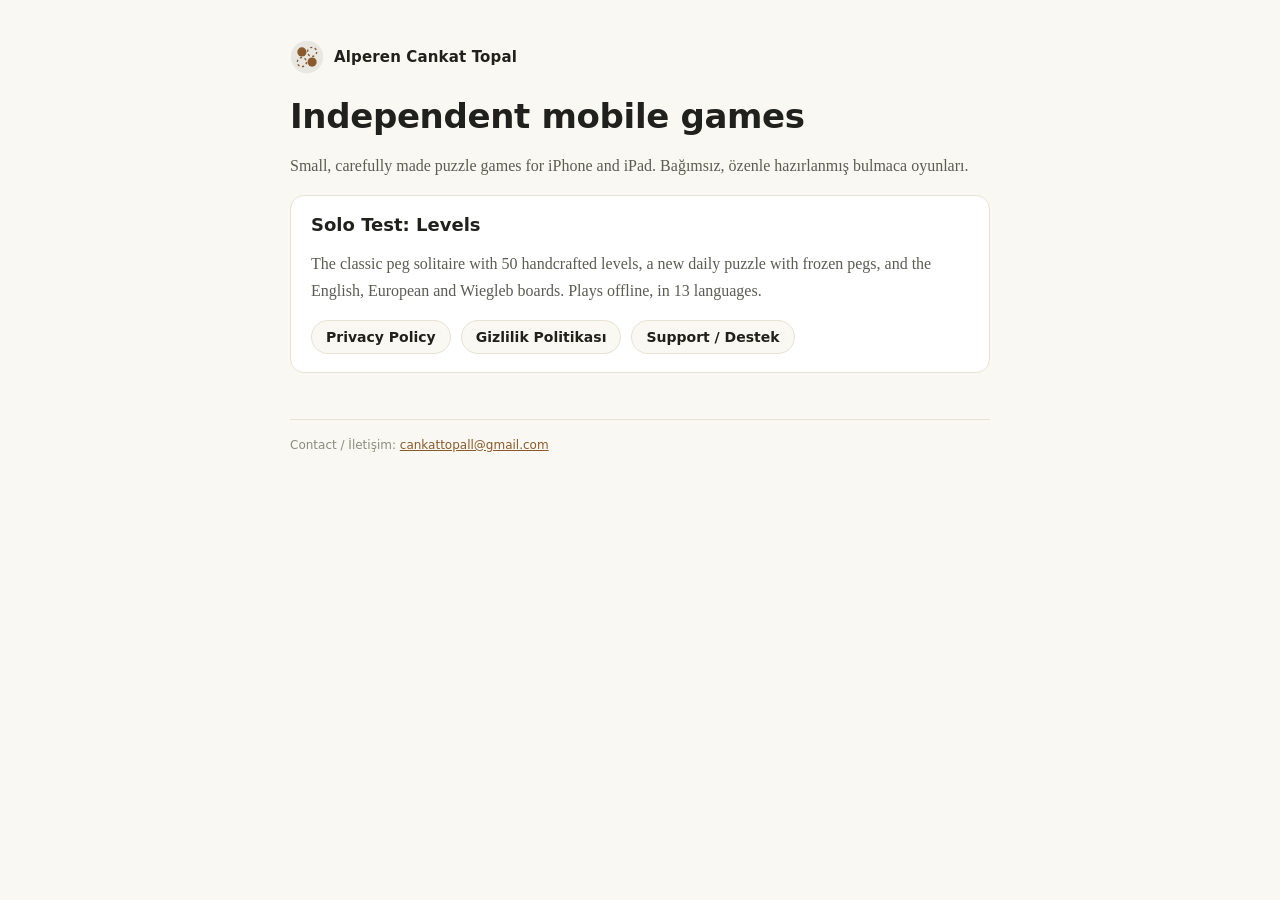
<file: index.html>
<!doctype html>
<html lang="en">
<head>
<meta charset="utf-8">
<meta name="viewport" content="width=device-width,initial-scale=1">
<title>Alperen Cankat Topal — Games</title>
<meta name="description" content="Independent mobile games by Alperen Cankat Topal: Solo Test: Levels, a peg solitaire puzzle game.">
<link rel="stylesheet" href="stil.css">
</head>
<body>
<div class="wrap">
  <div class="mark">
    <svg viewBox="0 0 40 40" fill="none" aria-hidden="true">
      <circle cx="20" cy="20" r="19" fill="currentColor" opacity="0.08"/>
      <circle cx="14" cy="14" r="5.4" fill="#8a5a2b"/>
      <circle cx="26" cy="14" r="5.4" fill="none" stroke="#8a5a2b" stroke-width="1.6" stroke-dasharray="2.6 3"/>
      <circle cx="14" cy="26" r="5.4" fill="none" stroke="#8a5a2b" stroke-width="1.6" stroke-dasharray="2.6 3"/>
      <circle cx="26" cy="26" r="5.4" fill="#8a5a2b"/>
    </svg>
    <span>Alperen Cankat Topal</span>
  </div>

  <h1>Independent mobile games</h1>
  <p class="sub">Small, carefully made puzzle games for iPhone and iPad. Bağımsız, özenle hazırlanmış bulmaca oyunları.</p>

  <div class="card">
    <h3>Solo Test: Levels</h3>
    <p class="sub">The classic peg solitaire with 50 handcrafted levels, a new daily puzzle with frozen pegs, and the English, European and Wiegleb boards. Plays offline, in 13 languages.</p>
    <div class="links">
      <a class="btn" href="privacy.html">Privacy Policy</a>
      <a class="btn" href="privacy.html?lang=tr">Gizlilik Politikası</a>
      <a class="btn" href="support.html">Support / Destek</a>
    </div>
  </div>

  <footer>Contact / İletişim: <a href="mailto:cankattopall@gmail.com">cankattopall@gmail.com</a></footer>
</div>
</body>
</html>
</file>
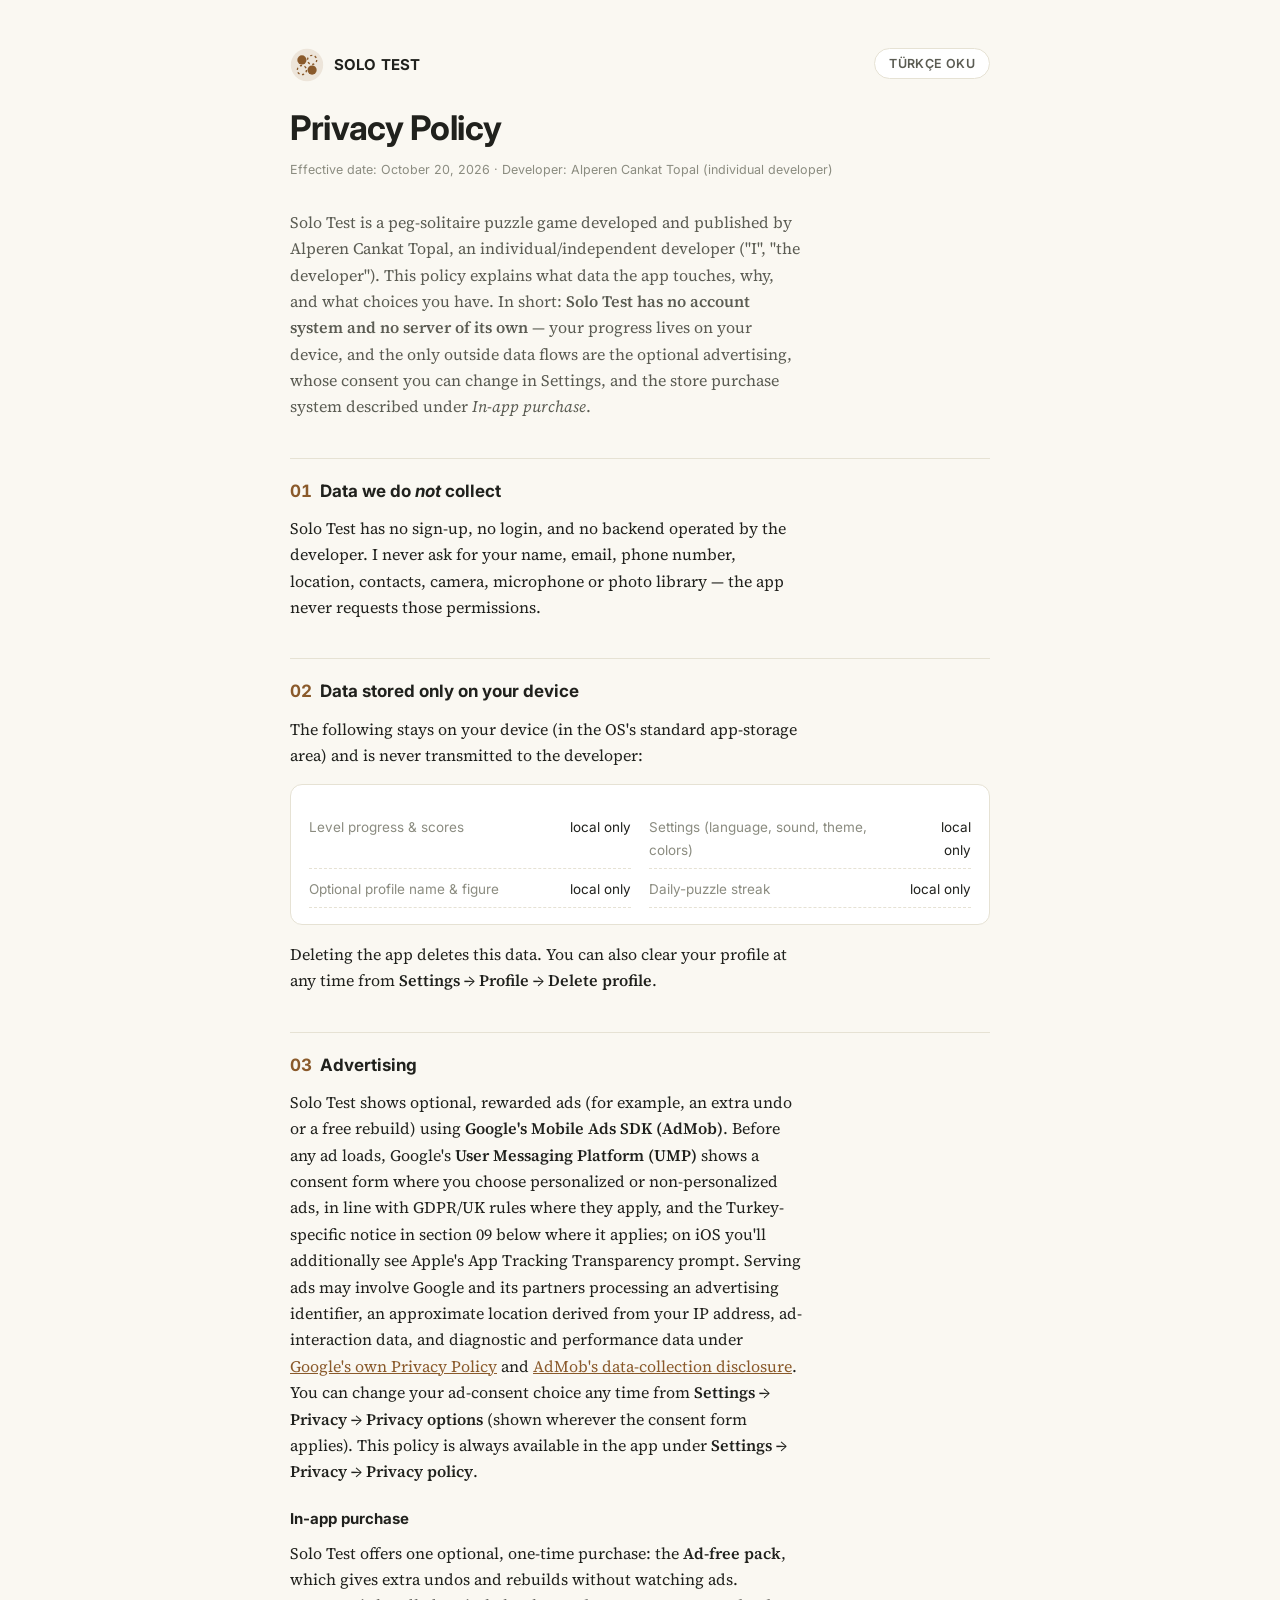
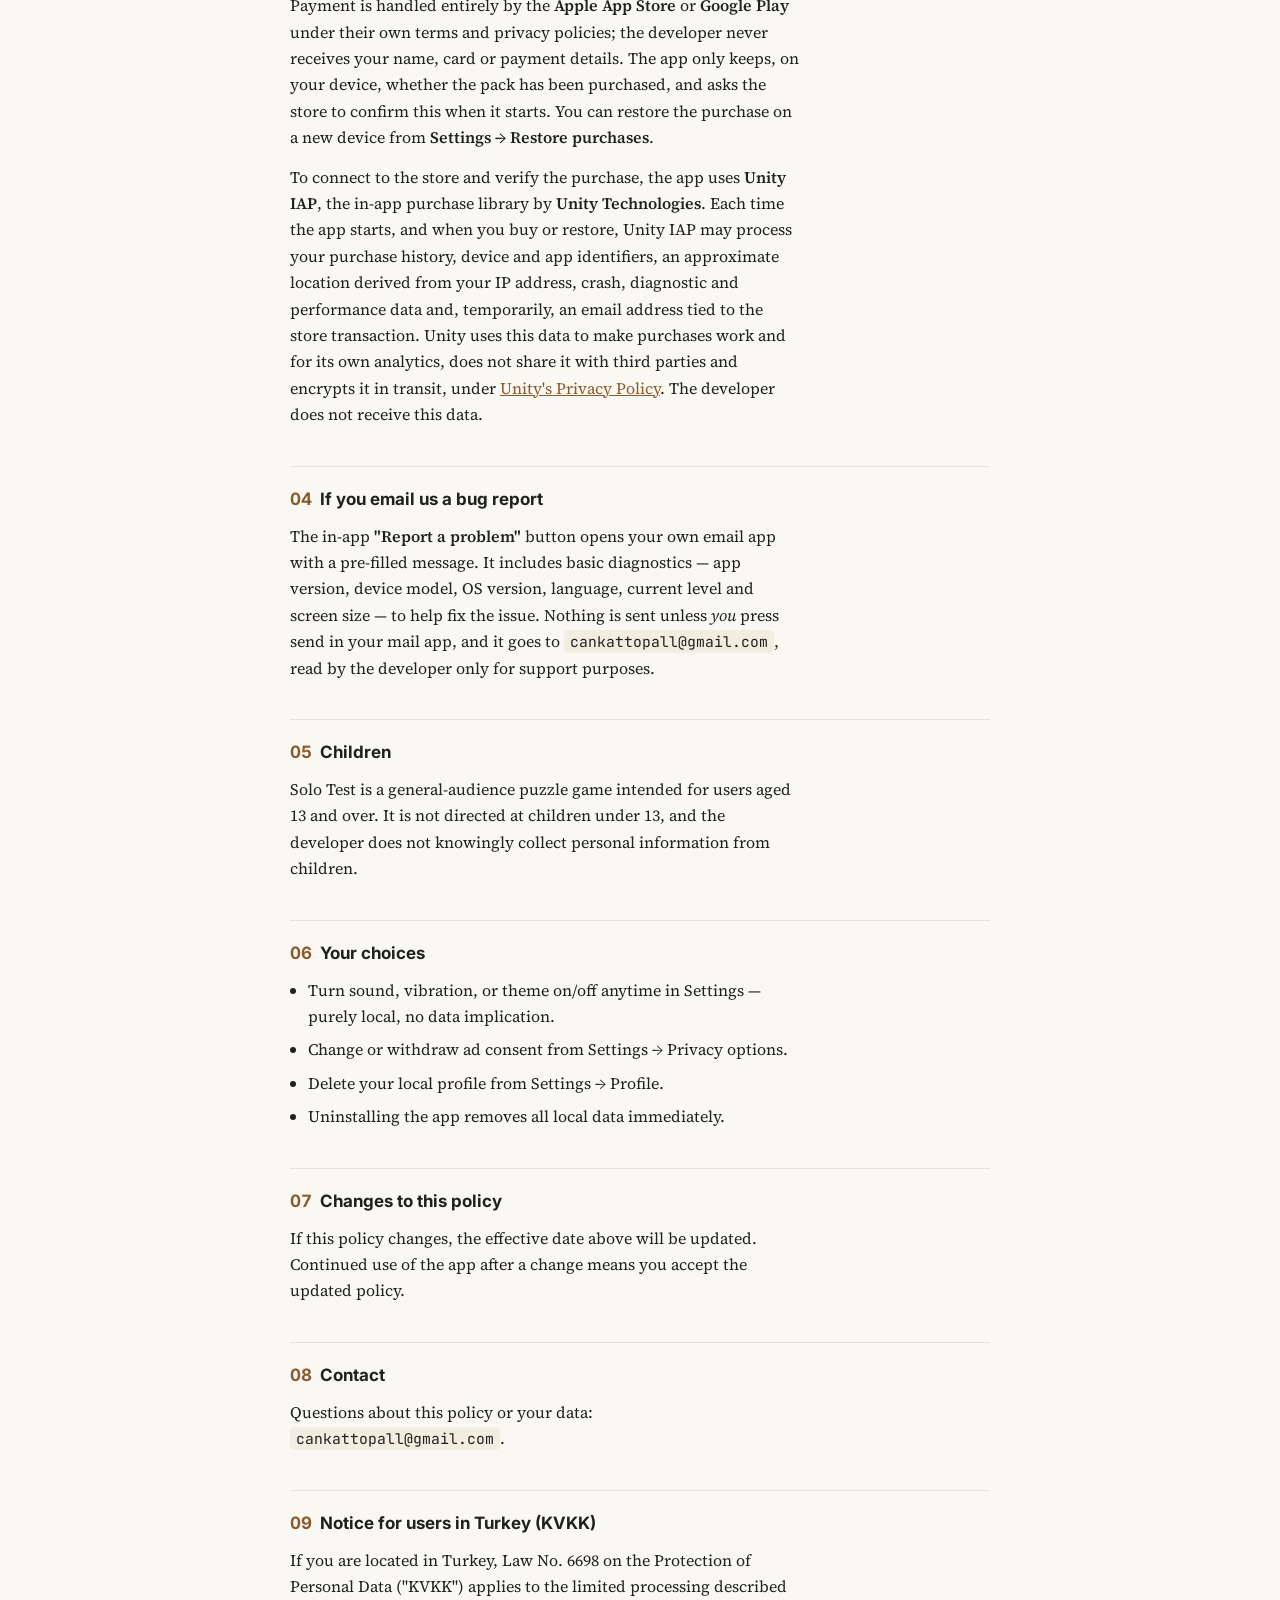
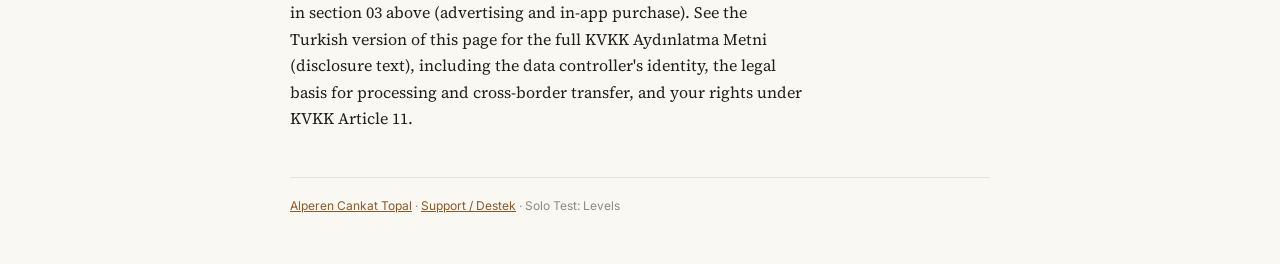
<file: privacy.html>
<!doctype html>
<html lang="en">
<head>
<meta charset="utf-8">
<meta name="viewport" content="width=device-width,initial-scale=1,viewport-fit=cover">
<title>Solo Test: Levels — Privacy Policy</title>
<meta name="description" content="Privacy policy of the Solo Test: Levels peg solitaire game by Alperen Cankat Topal.">
</head>
<body>
<style>
  :root{
    --ink:#20211d; --sub:#5b5c53; --faint:#8b8c80;
    --bg:#faf8f2; --panel:#ffffff; --line:#e6e2d4;
    --accent:#8a5a2b; --accent-ink:#fffaf2;
    --code-bg:#f1ede0;
  }
  @media (prefers-color-scheme: dark){
    :root:not([data-theme="light"]){
      --ink:#efece3; --sub:#c2beac; --faint:#8f8c7c;
      --bg:#1c1b17; --panel:#242320; --line:#3a382f;
      --accent:#d69a56; --accent-ink:#241a0c;
      --code-bg:#2c2a23;
    }
  }
  :root[data-theme="dark"]{
    --ink:#efece3; --sub:#c2beac; --faint:#8f8c7c;
    --bg:#1c1b17; --panel:#242320; --line:#3a382f;
    --accent:#d69a56; --accent-ink:#241a0c;
    --code-bg:#2c2a23;
  }

  body{
    background:var(--bg); color:var(--ink);
    font-family:"Source Serif 4", Georgia, "Times New Roman", serif;
    padding-inline:20px; padding-block:40px;
    line-height:1.65;
  }
  .wrap{max-width:700px; margin:0 auto;}

  .top{display:flex; align-items:flex-start; justify-content:space-between; gap:16px; flex-wrap:wrap; margin-bottom:6px;}
  .mark{display:flex; align-items:center; gap:10px;}
  .mark svg{width:34px; height:34px; flex:none;}
  .mark span{
    font-family:"Inter", system-ui, sans-serif; font-weight:700; font-size:15px;
    letter-spacing:.01em; color:var(--ink);
  }
  .langbtn{
    font-family:"Inter", system-ui, sans-serif; font-size:12.5px; font-weight:600;
    letter-spacing:.03em; text-transform:uppercase;
    background:var(--panel); color:var(--sub); border:1px solid var(--line);
    border-radius:100px; padding:7px 14px; cursor:pointer;
  }
  .langbtn:hover{color:var(--accent); border-color:var(--accent);}

  h1{
    font-family:"Inter", system-ui, sans-serif; font-weight:700;
    font-size:clamp(26px,5vw,34px); letter-spacing:-.01em;
    margin:18px 0 4px; text-wrap:balance;
  }
  .meta{
    font-family:"Inter", system-ui, sans-serif; font-size:12.5px; color:var(--faint);
    margin-bottom:28px;
  }

  h2{
    font-family:"Inter", system-ui, sans-serif; font-weight:700; font-size:17px;
    color:var(--ink); margin:38px 0 10px; padding-top:18px; border-top:1px solid var(--line);
  }
  h2 .no{
    font-variant-numeric:tabular-nums; color:var(--accent); margin-right:8px;
  }
  p{margin:0 0 13px; color:var(--ink); max-width:64ch;}
  p.sub{color:var(--sub);}
  ul{margin:0 0 13px; padding-left:1.15em;}
  li{margin-bottom:7px; max-width:60ch;}
  strong{font-weight:600;}
  a{color:var(--accent);}

  .card{
    background:var(--panel); border:1px solid var(--line); border-radius:12px;
    padding:16px 18px; margin:16px 0;
    font-family:"Inter", system-ui, sans-serif; font-size:13.5px; color:var(--sub);
  }
  .card b{color:var(--ink); font-weight:600;}
  .grid{display:grid; grid-template-columns:1fr; gap:2px 18px; margin-top:8px;}
  @media (min-width:520px){ .grid{grid-template-columns:1fr 1fr;} }
  .row{display:flex; justify-content:space-between; gap:12px; padding:7px 0; border-bottom:1px dashed var(--line);}
  .row span:first-child{color:var(--faint);}
  .row span:last-child{color:var(--ink); text-align:right;}

  code{
    font-family:"JetBrains Mono", ui-monospace, monospace; font-size:.92em;
    background:var(--code-bg); padding:.12em .4em; border-radius:5px;
  }

  footer{
    margin-top:46px; padding-top:18px; border-top:1px solid var(--line);
    font-family:"Inter", system-ui, sans-serif; font-size:12px; color:var(--faint);
  }

  [hidden]{display:none!important;}
</style>

<link rel="stylesheet" href="https://fonts.googleapis.com/css2?family=Inter:wght@400;500;600;700&family=Source+Serif+4:ital,opsz,wght@0,8..60,400;0,8..60,600;1,8..60,400&family=JetBrains+Mono:wght@500&display=swap">

<div class="wrap">
  <div class="top">
    <div class="mark">
      <svg viewBox="0 0 40 40" fill="none">
        <circle cx="20" cy="20" r="19" fill="var(--accent)" opacity="0.12"/>
        <circle cx="14" cy="14" r="5.4" fill="var(--accent)"/>
        <circle cx="26" cy="14" r="5.4" fill="none" stroke="var(--accent)" stroke-width="1.6" stroke-dasharray="2.6 3"/>
        <circle cx="14" cy="26" r="5.4" fill="none" stroke="var(--accent)" stroke-width="1.6" stroke-dasharray="2.6 3"/>
        <circle cx="26" cy="26" r="5.4" fill="var(--accent)"/>
      </svg>
      <span>SOLO TEST</span>
    </div>
    <button class="langbtn" id="langBtn" type="button">Türkçe oku</button>
  </div>

  <!-- ================= EN ================= -->
  <div id="en">
    <h1>Privacy Policy</h1>
    <div class="meta">Effective date: October 20, 2026 · Developer: Alperen Cankat Topal (individual developer)</div>

    <p class="sub">Solo Test is a peg-solitaire puzzle game developed and published by Alperen Cankat Topal, an individual/independent developer ("I", "the developer"). This policy explains what data the app touches, why, and what choices you have. In short: <strong>Solo Test has no account system and no server of its own</strong> — your progress lives on your device, and the only outside data flows are the optional advertising, whose consent you can change in Settings, and the store purchase system described under <em>In-app purchase</em>.</p>

    <h2><span class="no">01</span>Data we do <em>not</em> collect</h2>
    <p>Solo Test has no sign-up, no login, and no backend operated by the developer. I never ask for your name, email, phone number, location, contacts, camera, microphone or photo library — the app never requests those permissions.</p>

    <h2><span class="no">02</span>Data stored only on your device</h2>
    <p>The following stays on your device (in the OS's standard app-storage area) and is never transmitted to the developer:</p>
    <div class="card">
      <div class="grid">
        <div class="row"><span>Level progress &amp; scores</span><span>local only</span></div>
        <div class="row"><span>Settings (language, sound, theme, colors)</span><span>local only</span></div>
        <div class="row"><span>Optional profile name &amp; figure</span><span>local only</span></div>
        <div class="row"><span>Daily-puzzle streak</span><span>local only</span></div>
      </div>
    </div>
    <p>Deleting the app deletes this data. You can also clear your profile at any time from <strong>Settings → Profile → Delete profile</strong>.</p>

    <h2><span class="no">03</span>Advertising</h2>
    <p>Solo Test shows optional, rewarded ads (for example, an extra undo or a free rebuild) using <strong>Google's Mobile Ads SDK (AdMob)</strong>. Before any ad loads, Google's <strong>User Messaging Platform (UMP)</strong> shows a consent form where you choose personalized or non-personalized ads, in line with GDPR/UK rules where they apply, and the Turkey-specific notice in section 09 below where it applies; on iOS you'll additionally see Apple's App Tracking Transparency prompt. Serving ads may involve Google and its partners processing an advertising identifier, an approximate location derived from your IP address, ad-interaction data, and diagnostic and performance data under <a href="https://policies.google.com/privacy" target="_blank" rel="noopener">Google's own Privacy Policy</a> and <a href="https://support.google.com/admob/answer/6128543" target="_blank" rel="noopener">AdMob's data-collection disclosure</a>. You can change your ad-consent choice any time from <strong>Settings → Privacy → Privacy options</strong> (shown wherever the consent form applies). This policy is always available in the app under <strong>Settings → Privacy → Privacy policy</strong>.</p>

    <h3 style="font-family:Inter,system-ui,sans-serif;font-size:15px;margin:22px 0 8px">In-app purchase</h3>
    <p>Solo Test offers one optional, one-time purchase: the <strong>Ad-free pack</strong>, which gives extra undos and rebuilds without watching ads. Payment is handled entirely by the <strong>Apple App Store</strong> or <strong>Google Play</strong> under their own terms and privacy policies; the developer never receives your name, card or payment details. The app only keeps, on your device, whether the pack has been purchased, and asks the store to confirm this when it starts. You can restore the purchase on a new device from <strong>Settings → Restore purchases</strong>.</p>
    <p>To connect to the store and verify the purchase, the app uses <strong>Unity IAP</strong>, the in-app purchase library by <strong>Unity Technologies</strong>. Each time the app starts, and when you buy or restore, Unity IAP may process your purchase history, device and app identifiers, an approximate location derived from your IP address, crash, diagnostic and performance data and, temporarily, an email address tied to the store transaction. Unity uses this data to make purchases work and for its own analytics, does not share it with third parties and encrypts it in transit, under <a href="https://unity.com/legal/privacy-policy" target="_blank" rel="noopener">Unity's Privacy Policy</a>. The developer does not receive this data.</p>

    <h2><span class="no">04</span>If you email us a bug report</h2>
    <p>The in-app <strong>"Report a problem"</strong> button opens your own email app with a pre-filled message. It includes basic diagnostics — app version, device model, OS version, language, current level and screen size — to help fix the issue. Nothing is sent unless <em>you</em> press send in your mail app, and it goes to <code>cankattopall@gmail.com</code>, read by the developer only for support purposes.</p>

    <h2><span class="no">05</span>Children</h2>
    <p>Solo Test is a general-audience puzzle game intended for users aged 13 and over. It is not directed at children under 13, and the developer does not knowingly collect personal information from children.</p>

    <h2><span class="no">06</span>Your choices</h2>
    <ul>
      <li>Turn sound, vibration, or theme on/off anytime in Settings — purely local, no data implication.</li>
      <li>Change or withdraw ad consent from Settings → Privacy options.</li>
      <li>Delete your local profile from Settings → Profile.</li>
      <li>Uninstalling the app removes all local data immediately.</li>
    </ul>

    <h2><span class="no">07</span>Changes to this policy</h2>
    <p>If this policy changes, the effective date above will be updated. Continued use of the app after a change means you accept the updated policy.</p>

    <h2><span class="no">08</span>Contact</h2>
    <p>Questions about this policy or your data: <code>cankattopall@gmail.com</code>.</p>

    <h2><span class="no">09</span>Notice for users in Turkey (KVKK)</h2>
    <p>If you are located in Turkey, Law No. 6698 on the Protection of Personal Data ("KVKK") applies to the limited processing described in section 03 above (advertising and in-app purchase). See the Turkish version of this page for the full KVKK Aydınlatma Metni (disclosure text), including the data controller's identity, the legal basis for processing and cross-border transfer, and your rights under KVKK Article 11.</p>
  </div>

  <!-- ================= TR ================= -->
  <div id="tr" hidden>
    <h1>Gizlilik Politikası</h1>
    <div class="meta">Yürürlük tarihi: 20 Ekim 2026 · Geliştirici: Alperen Cankat Topal (bireysel geliştirici)</div>

    <p class="sub">Solo Test, bireysel/bağımsız geliştirici Alperen Cankat Topal ("ben", "geliştirici") tarafından geliştirilip yayınlanan bir tek-taşlı bulmaca oyunudur. Bu metin, uygulamanın hangi verilere neden dokunduğunu ve elindeki seçenekleri anlatır. Kısaca: <strong>Solo Test'in hesap sistemi ve kendi sunucusu yok</strong> — ilerlemen cihazında tutulur, dışarıya giden veri akışları, onayını Ayarlar'dan değiştirebildiğin isteğe bağlı reklamlar ve <em>Uygulama içi satın alma</em> başlığında anlatılan mağaza satın alma altyapısıdır.</p>

    <h2><span class="no">01</span>Toplamadığımız veriler</h2>
    <p>Solo Test'te kayıt olma, giriş yapma ya da geliştiricinin işlettiği bir sunucu yok. Adını, e-postanı, telefonunu, konumunu, rehberini, kameranı, mikrofonunu ya da fotoğraflarını asla istemem — uygulama bu izinleri hiç talep etmez.</p>

    <h2><span class="no">02</span>Yalnızca cihazında tutulan veriler</h2>
    <p>Aşağıdakiler cihazında (işletim sisteminin standart uygulama deposunda) kalır, geliştiriciye asla iletilmez:</p>
    <div class="card">
      <div class="grid">
        <div class="row"><span>Level ilerlemesi ve rekorlar</span><span>yalnız cihazda</span></div>
        <div class="row"><span>Ayarlar (dil, ses, tema, renkler)</span><span>yalnız cihazda</span></div>
        <div class="row"><span>İsteğe bağlı profil adı ve figürü</span><span>yalnız cihazda</span></div>
        <div class="row"><span>Günlük bulmaca serisi</span><span>yalnız cihazda</span></div>
      </div>
    </div>
    <p>Uygulamayı silmek bu verileri de siler. Profilini istediğin an <strong>Ayarlar → Profil → Profili sil</strong> yolundan da temizleyebilirsin.</p>

    <h2><span class="no">03</span>Reklamlar</h2>
    <p>Solo Test, <strong>Google'ın Mobile Ads SDK'sı (AdMob)</strong> ile isteğe bağlı, ödüllü reklamlar gösterir (örn. ekstra geri alma ya da ücretsiz yeniden kurma). Herhangi bir reklam yüklenmeden önce Google'ın <strong>User Messaging Platform (UMP)</strong> aracı, uygulanabilir olduğu yerlerde (GDPR/İngiltere ve aşağıdaki 09. bölümde açıklanan Türkiye'ye özgü bildirim) kişiselleştirilmiş ya da kişiselleştirilmemiş reklam seçimini sana sorar; iOS'ta ayrıca Apple'ın Uygulama İzleme Şeffaflığı sorusunu görürsün. Reklam gösterimi sırasında Google ve iş ortakları, <a href="https://policies.google.com/privacy?hl=tr" target="_blank" rel="noopener">Google'ın kendi Gizlilik Politikası</a> ve <a href="https://support.google.com/admob/answer/6128543" target="_blank" rel="noopener">AdMob veri toplama açıklaması</a> kapsamında bir reklam kimliğini, IP adresinden çıkarılan yaklaşık konumu, reklam etkileşim verilerini ve tanılama/performans verilerini işleyebilir. Reklam onayını istediğin an <strong>Ayarlar → Gizlilik → Gizlilik seçenekleri</strong>'nden değiştirebilirsin (onay ekranının gösterildiği her yerde görünür). Bu politikaya uygulama içinden <strong>Ayarlar → Gizlilik → Gizlilik politikası</strong> ile her zaman ulaşabilirsin.</p>

    <h3 style="font-family:Inter,system-ui,sans-serif;font-size:15px;margin:22px 0 8px">Uygulama içi satın alma</h3>
    <p>Solo Test'te isteğe bağlı, tek seferlik tek bir satın alma vardır: reklam izlemeden ekstra geri alma ve yeniden kurma hakkı veren <strong>Reklamsız paket</strong>. Ödeme tamamen kendi koşulları ve gizlilik politikaları altında <strong>Apple App Store</strong> ya da <strong>Google Play</strong> tarafından alınır; geliştirici adını, kart ya da ödeme bilgilerini hiçbir zaman görmez. Uygulama yalnızca paketin alınıp alınmadığını cihazında tutar ve açılışta bunu mağazaya doğrulatır. Yeni bir cihazda satın alımını <strong>Ayarlar → Satın alımları geri yükle</strong> ile geri getirebilirsin.</p>
    <p>Mağazaya bağlanmak ve satın almayı doğrulamak için uygulama, <strong>Unity Technologies</strong>'in uygulama içi satın alma kitaplığı <strong>Unity IAP</strong>'yi kullanır. Uygulama her açıldığında ve satın alma ya da geri yükleme sırasında Unity IAP; satın alma geçmişini, cihaz ve uygulama kimliklerini, IP adresinden çıkarılan yaklaşık konumu, çökme, tanılama ve performans verilerini ve geçici olarak mağaza işlemine bağlı bir e-posta adresini işleyebilir. Unity bu verileri satın almanın çalışması ve kendi analizleri için kullanır, üçüncü taraflarla paylaşmaz ve aktarım sırasında şifreler; ayrıntılar <a href="https://unity.com/legal/privacy-policy" target="_blank" rel="noopener">Unity Gizlilik Politikası</a>'nda. Geliştirici bu verileri almaz.</p>

    <h2><span class="no">04</span>Bize e-posta ile hata bildirirsen</h2>
    <p>Uygulama içindeki <strong>"Sorun bildir"</strong> düğmesi, kendi e-posta uygulamanı önceden doldurulmuş bir mesajla açar. Sorunu çözebilmem için uygulama sürümü, cihaz modeli, işletim sistemi sürümü, dil, mevcut level ve ekran boyutu gibi temel teşhis bilgilerini içerir. Sen e-posta uygulamanda göndere basmadıkça hiçbir şey gönderilmez; gönderirsen <code>cankattopall@gmail.com</code> adresine ulaşır ve yalnızca geliştirici tarafından destek amacıyla okunur.</p>

    <h2><span class="no">05</span>Çocuklar</h2>
    <p>Solo Test, 13 yaş ve üzeri kullanıcılara yönelik, genel kitleye hitap eden bir bulmaca oyunudur. 13 yaşından küçük çocuklara yönelik değildir; geliştirici çocuklardan bilerek kişisel veri toplamaz.</p>

    <h2><span class="no">06</span>Seçeneklerin</h2>
    <ul>
      <li>Ses, titreşim ya da temayı Ayarlar'dan istediğin an aç/kapat — tamamen yerel, veriyle ilgisi yok.</li>
      <li>Reklam onayını Ayarlar → Gizlilik seçenekleri'nden değiştir ya da geri çek.</li>
      <li>Yerel profilini Ayarlar → Profil'den sil.</li>
      <li>Uygulamayı kaldırmak tüm yerel verileri anında siler.</li>
    </ul>

    <h2><span class="no">07</span>Bu politikadaki değişiklikler</h2>
    <p>Bu politika değişirse yukarıdaki yürürlük tarihi güncellenir. Değişiklikten sonra uygulamayı kullanmaya devam etmen, güncellenmiş politikayı kabul ettiğin anlamına gelir.</p>

    <h2><span class="no">08</span>İletişim</h2>
    <p>Bu politika ya da verilerinle ilgili sorular için: <code>cankattopall@gmail.com</code>.</p>

    <h2><span class="no">09</span>KVKK Aydınlatma Metni</h2>
    <p><strong>Veri Sorumlusu:</strong> Alperen Cankat Topal, bireysel yazılım geliştirici. İletişim: <code>cankattopall@gmail.com</code>. Solo Test'in tüzel bir yayıncısı ya da kendi sunucusu bulunmuyor; aşağıda anlatılan sınırlı işleme yalnızca reklam ve satın alma alt yapıları üzerinden gerçekleşir.</p>
    <p><strong>İşlenen Kişisel Veri Kategorileri:</strong> Reklam gösterimi sırasında Google AdMob/UMP aracılığıyla işlenen reklam kimliği (advertising ID / IDFA), yaklaşık cihaz ve teknik veriler (cihaz modeli, işletim sistemi sürümü, IP tabanlı yaklaşık konum, uygulama etkileşim/gösterim verileri); mağaza satın alma altyapısı Unity IAP (Unity Technologies) aracılığıyla işlenen satın alma geçmişi, cihaz ve uygulama kimlikleri, IP tabanlı yaklaşık konum, çökme/tanılama/performans verileri ve geçici olarak mağaza işlemine bağlı e-posta adresi. Uygulamanın kendisi 01-02. bölümlerde anlatıldığı gibi hesap ya da iletişim verisi toplamaz; e-posta ile ulaşırsan 04. bölümdeki veriyi işlerim.</p>
    <p><strong>İşleme Amaçları:</strong> Kişiselleştirilmiş ya da kişiselleştirilmemiş reklam gösterimi, reklam performans ölçümü, dolandırıcılık/kötüye kullanım önleme ve uygulamanın ücretsiz sürümünün sürdürülebilmesi; Reklamsız paketin satın alınması, doğrulanması ve geri yüklenmesi.</p>
    <p><strong>Hukuki Sebep:</strong> KVKK m.5/2 kapsamındaki meşru menfaatin yeterli olmadığı ölçüde — özellikle kişiselleştirilmiş reklam gösterimi ve aşağıdaki yurt dışı aktarım için — açık rızan: uygulama içindeki UMP onay ekranında verdiğin ya da reddettiğin onay. Satın alma altyapısındaki işleme için: bir sözleşmenin kurulması veya ifasıyla doğrudan ilgili olması (KVKK m.5/2-c).</p>
    <p><strong>Yurt Dışına Aktarım:</strong> Google'ın reklam alt yapısı, işlenen verileri Türkiye dışındaki (başta ABD) sunucularda işleyebilir. Bu aktarım KVKK m.9 uyarınca açık rızana dayanır; onayını istediğin an <strong>Ayarlar → Gizlilik seçenekleri</strong>'nden geri çekebilirsin — geri çekmen hâlinde kişiselleştirilmemiş reklam gösterimine devam edilir ya da hiç reklam yüklenmez, oyun deneyimin bundan etkilenmez.</p>
    <p>Unity Technologies'in satın alma altyapısı (Unity IAP) da yukarıda sayılan satın alma verilerini Türkiye dışındaki sunucularda işleyebilir. Bu aktarım, Reklamsız paketin satın alınması ve doğrulanması için gereklidir ve KVKK m.9'daki şartlar çerçevesinde yapılır; Reklamsız paket satın alınmasa da uygulama açılışta mağazaya bağlanır.</p>
    <p><strong>İlgili Kişi Olarak Haklarınız (KVKK m.11):</strong></p>
    <ul>
      <li>Kişisel verinin işlenip işlenmediğini öğrenme,</li>
      <li>İşlenmişse buna ilişkin bilgi talep etme,</li>
      <li>İşlenme amacını ve amacına uygun kullanılıp kullanılmadığını öğrenme,</li>
      <li>Yurt içinde/yurt dışında aktarıldığı üçüncü kişileri bilme,</li>
      <li>Eksik/yanlış işlenmişse düzeltilmesini isteme,</li>
      <li>KVKK m.7 şartları oluştuğunda silinmesini/yok edilmesini isteme,</li>
      <li>Yukarıdaki düzeltme/silme işlemlerinin verilerin aktarıldığı üçüncü kişilere bildirilmesini isteme,</li>
      <li>İşlenen verilerin münhasıran otomatik sistemlerle analiz edilmesi yoluyla aleyhine bir sonucun ortaya çıkmasına itiraz etme,</li>
      <li>Kanuna aykırı işlenmesi sebebiyle zarara uğraman hâlinde zararın giderilmesini talep etme.</li>
    </ul>
    <p>Bu haklarını kullanmak için <code>cankattopall@gmail.com</code> adresine yazılı olarak başvurabilirsin; talepler mümkün olan en kısa sürede ve KVKK'nın öngördüğü süre içinde yanıtlanır.</p>
  </div>

  <footer><a href="./">Alperen Cankat Topal</a> · <a href="support.html">Support / Destek</a> · Solo Test: Levels</footer>
</div>

<script>
(function(){
  var en = document.getElementById('en'), tr = document.getElementById('tr'), btn = document.getElementById('langBtn');
  function apply(lang){
    if(lang === 'tr'){ en.hidden = true; tr.hidden = false; btn.textContent = 'Read in English'; document.documentElement.lang='tr'; }
    else { en.hidden = false; tr.hidden = true; btn.textContent = 'Türkçe oku'; document.documentElement.lang='en'; }
  }
  var q = (location.search.match(/[?&]lang=(tr|en)/)||[])[1];
  var saved = q || ((navigator.language||'').toLowerCase().indexOf('tr')===0 ? 'tr' : 'en');
  if(!q){ try{ saved = localStorage.getItem('solo-test-privacy-lang') || saved; }catch(e){} }
  apply(saved);
  btn.addEventListener('click', function(){
    var next = (tr.hidden ? 'tr' : 'en');
    apply(next);
    try{ localStorage.setItem('solo-test-privacy-lang', next); }catch(e){}
  });
})();
</script>
</body>
</html>
</file>
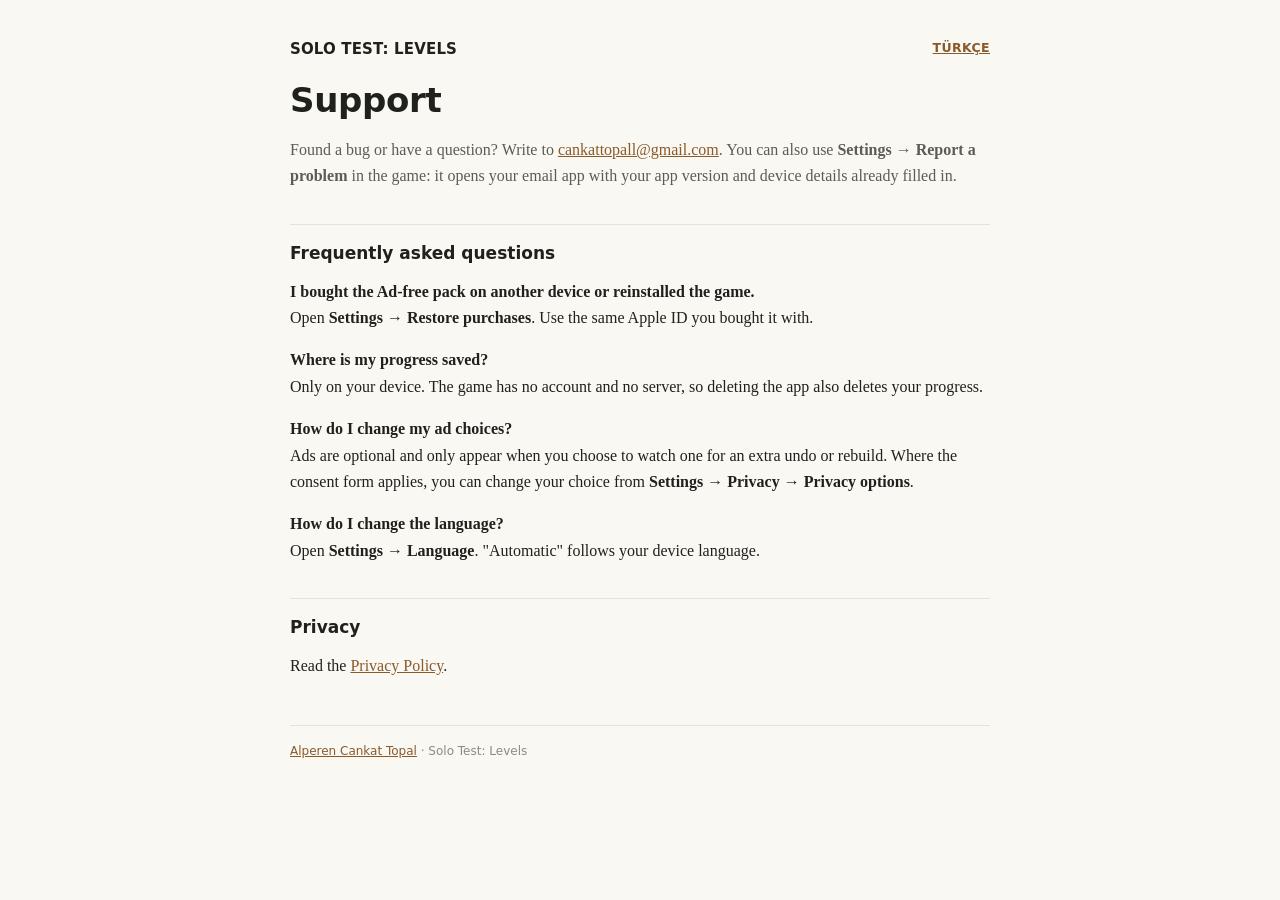
<file: support.html>
<!doctype html>
<html lang="en">
<head>
<meta charset="utf-8">
<meta name="viewport" content="width=device-width,initial-scale=1">
<title>Solo Test: Levels — Support</title>
<meta name="description" content="Support and frequently asked questions for the Solo Test: Levels peg solitaire game.">
<link rel="stylesheet" href="stil.css">
</head>
<body>
<div class="wrap">
  <a class="dil" id="dil" href="#">Türkçe</a>
  <div class="mark"><span>SOLO TEST: LEVELS</span></div>

  <div id="en">
    <h1>Support</h1>
    <p class="sub">Found a bug or have a question? Write to <a href="mailto:cankattopall@gmail.com">cankattopall@gmail.com</a>. You can also use <strong>Settings → Report a problem</strong> in the game: it opens your email app with your app version and device details already filled in.</p>

    <h2>Frequently asked questions</h2>
    <p><strong>I bought the Ad-free pack on another device or reinstalled the game.</strong><br>
    Open <strong>Settings → Restore purchases</strong>. Use the same Apple ID you bought it with.</p>
    <p><strong>Where is my progress saved?</strong><br>
    Only on your device. The game has no account and no server, so deleting the app also deletes your progress.</p>
    <p><strong>How do I change my ad choices?</strong><br>
    Ads are optional and only appear when you choose to watch one for an extra undo or rebuild. Where the consent form applies, you can change your choice from <strong>Settings → Privacy → Privacy options</strong>.</p>
    <p><strong>How do I change the language?</strong><br>
    Open <strong>Settings → Language</strong>. "Automatic" follows your device language.</p>

    <h2>Privacy</h2>
    <p>Read the <a href="privacy.html">Privacy Policy</a>.</p>
  </div>

  <div id="tr" hidden>
    <h1>Destek</h1>
    <p class="sub">Bir hata mı buldun ya da sorun mu var? <a href="mailto:cankattopall@gmail.com">cankattopall@gmail.com</a> adresine yaz. Oyundaki <strong>Ayarlar → Sorun bildir</strong> düğmesini de kullanabilirsin: e-posta uygulamanı uygulama sürümün ve cihaz bilgilerin doldurulmuş olarak açar.</p>

    <h2>Sık sorulan sorular</h2>
    <p><strong>Reklamsız paketi başka bir cihazda aldım ya da oyunu yeniden kurdum.</strong><br>
    <strong>Ayarlar → Satın alımları geri yükle</strong>'ye dokun. Paketi aldığın Apple kimliğiyle giriş yapmış olman gerekir.</p>
    <p><strong>İlerlemem nerede saklanıyor?</strong><br>
    Yalnızca cihazında. Oyunun hesabı ve sunucusu yok; uygulamayı silmek ilerlemeni de siler.</p>
    <p><strong>Reklam tercihimi nasıl değiştiririm?</strong><br>
    Reklamlar isteğe bağlıdır; yalnızca ekstra geri alma ya da yeniden kurma için izlemeyi seçtiğinde çıkar. Onay ekranının geçerli olduğu yerlerde tercihini <strong>Ayarlar → Gizlilik → Gizlilik seçenekleri</strong>'nden değiştirebilirsin.</p>
    <p><strong>Dili nasıl değiştiririm?</strong><br>
    <strong>Ayarlar → Dil</strong>'i aç. "Otomatik" cihazının dilini izler.</p>

    <h2>Gizlilik</h2>
    <p><a href="privacy.html?lang=tr">Gizlilik Politikası</a>'nı oku.</p>
  </div>

  <footer><a href="./">Alperen Cankat Topal</a> · Solo Test: Levels</footer>
</div>
<script>
(function(){
  var en=document.getElementById('en'), tr=document.getElementById('tr'), b=document.getElementById('dil');
  function ayarla(l){ var t=l==='tr'; en.hidden=t; tr.hidden=!t; b.textContent=t?'English':'Türkçe'; document.documentElement.lang=l; }
  var q=(location.search.match(/[?&]lang=(tr|en)/)||[])[1];
  ayarla(q || ((navigator.language||'').toLowerCase().indexOf('tr')===0 ? 'tr' : 'en'));
  b.addEventListener('click', function(e){ e.preventDefault(); ayarla(tr.hidden ? 'tr' : 'en'); });
})();
</script>
</body>
</html>
</file>
<file: stil.css>
:root{
  --ink:#20211d; --sub:#5b5c53; --faint:#8b8c80;
  --bg:#faf8f2; --panel:#ffffff; --line:#e6e2d4;
  --accent:#8a5a2b; --accent-ink:#fffaf2;
}
@media (prefers-color-scheme: dark){
  :root{
    --ink:#efece3; --sub:#c2beac; --faint:#8f8c7c;
    --bg:#1c1b17; --panel:#242320; --line:#3a382f;
    --accent:#d69a56; --accent-ink:#241a0c;
  }
}
*{box-sizing:border-box}
body{
  margin:0; background:var(--bg); color:var(--ink);
  font:16px/1.65 Georgia, "Times New Roman", serif;
  padding:40px 16px;
}
.wrap{max-width:700px; margin:0 auto}
.mark{display:flex; align-items:center; gap:10px; font:700 15px system-ui, -apple-system, sans-serif; letter-spacing:.01em}
.mark svg{width:34px; height:34px; flex:none}
h1{font:700 clamp(26px,5vw,34px)/1.2 system-ui, -apple-system, sans-serif; letter-spacing:-.01em; margin:22px 0 6px}
h2{font:700 17px system-ui, -apple-system, sans-serif; margin:34px 0 10px; padding-top:18px; border-top:1px solid var(--line)}
.sub{color:var(--sub)}
.meta{font:12.5px system-ui, -apple-system, sans-serif; color:var(--faint); margin-bottom:24px}
a{color:var(--accent)}
.card{background:var(--panel); border:1px solid var(--line); border-radius:14px; padding:18px 20px; margin:16px 0}
.card h3{font:700 18px system-ui, -apple-system, sans-serif; margin:0 0 4px}
.links{display:flex; flex-wrap:wrap; gap:10px; margin-top:12px}
.btn{font:600 14px system-ui, -apple-system, sans-serif; text-decoration:none; padding:8px 14px; border-radius:100px; border:1px solid var(--line); background:var(--bg); color:var(--ink)}
.btn.main{background:var(--accent); border-color:var(--accent); color:var(--accent-ink)}
code{font:.92em ui-monospace, Menlo, monospace; background:var(--panel); border:1px solid var(--line); padding:.1em .4em; border-radius:5px}
.dil{float:right; font:600 12.5px system-ui, -apple-system, sans-serif; text-transform:uppercase; letter-spacing:.03em}
footer{margin-top:46px; padding-top:18px; border-top:1px solid var(--line); font:12px system-ui, -apple-system, sans-serif; color:var(--faint)}
[hidden]{display:none!important}
</file>
